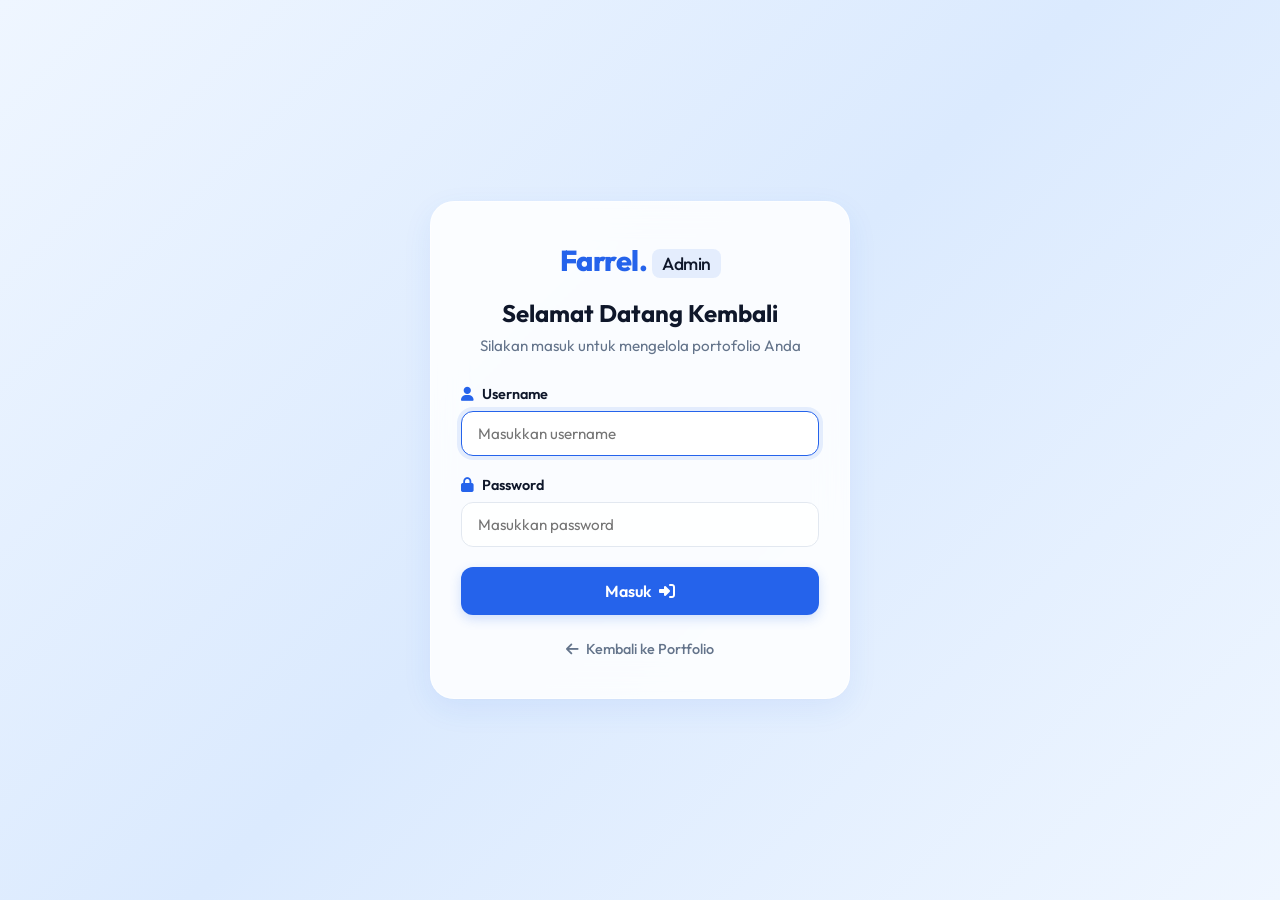
<file: Frontend/admin/akun.html>
<!DOCTYPE html>
<html lang="id">
<head>
    <meta charset="UTF-8">
    <meta name="viewport" content="width=device-width, initial-scale=1.0">
    <title>Profil & Akun - Portofolio</title>
    <!-- Fonts & FontAwesome -->
    <link href="https://fonts.googleapis.com/css2?family=Outfit:wght@300;400;500;600;700&display=swap" rel="stylesheet">
    <link rel="stylesheet" href="https://cdnjs.cloudflare.com/ajax/libs/font-awesome/6.4.0/css/all.min.css" />
    <link rel="stylesheet" href="css/base.css">
    <link rel="stylesheet" href="css/akun.css">
</head>
<body>
    
    <main class="admin-content">
        <div class="content-body">
            <div id="alertContainer"></div>

            <div class="akun-layout">
                <!-- Profile Settings Card -->
                <div class="card profile-card">
                    <div class="card-header">
                        <h3>Pengaturan Profil Portofolio</h3>
                    </div>
                    <div class="card-body">
                        <form id="profileForm">
                            <div class="profile-photo-section">
                                <div class="profile-avatar-preview">
                                    <img src="" id="profilePhotoPreview" alt="Foto Profil" style="display: none;">
                                    <div class="avatar-placeholder" id="avatarPlaceholder"><i class="fas fa-user"></i></div>
                                </div>
                                <div class="photo-controls">
                                    <input type="file" id="profilePhotoInput" accept="image/*" style="display: none;">
                                    <button type="button" class="btn outline small" id="uploadPhotoBtn">
                                        <i class="fas fa-camera"></i> Unggah Foto
                                    </button>
                                    <input type="hidden" id="foto_url">
                                    <p class="help-text">JPG or PNG. Maks 2MB. Diunggah ke Cloudinary.</p>
                                </div>
                            </div>

                            <div class="form-grid">
                                <div class="form-group">
                                    <label for="nama_lengkap">Nama Lengkap</label>
                                    <input type="text" id="nama_lengkap" placeholder="Masukkan nama lengkap Anda" required>
                                </div>
                                <div class="form-group">
                                    <label for="nama_panggilan">Nama Panggilan</label>
                                    <input type="text" id="nama_panggilan" placeholder="Masukkan nama panggilan">
                                </div>
                                <div class="form-group">
                                    <label for="tempat_lahir">Tempat Lahir</label>
                                    <input type="text" id="tempat_lahir" placeholder="Kota Lahir">
                                </div>
                                <div class="form-group">
                                    <label for="tanggal_lahir">Tanggal Lahir</label>
                                    <input type="date" id="tanggal_lahir">
                                </div>
                                <div class="form-group">
                                    <label for="email">Email</label>
                                    <input type="email" id="email" placeholder="example@email.com" required>
                                </div>
                                <div class="form-group">
                                    <label for="telepon">No. Telepon / WA</label>
                                    <input type="text" id="telepon" placeholder="Contoh: 0812345678">
                                </div>
                                <div class="form-group">
                                    <label for="universitas">Universitas</label>
                                    <input type="text" id="universitas" placeholder="Nama Universitas">
                                </div>
                                <div class="form-group">
                                    <label for="fakultas">Fakultas</label>
                                    <input type="text" id="fakultas" placeholder="Fakultas">
                                </div>
                                <div class="form-group">
                                    <label for="prodi">Program Studi</label>
                                    <input type="text" id="prodi" placeholder="Contoh: S1 Sistem Informasi">
                                </div>
                                <div class="form-group">
                                    <label for="semester">Semester</label>
                                    <input type="text" id="semester" placeholder="Contoh: 4">
                                </div>
                            </div>

                            <div class="form-group">
                                <label for="alamat">Alamat Lengkap</label>
                                <textarea id="alamat" placeholder="Tuliskan kota atau alamat domisili saat ini..."></textarea>
                            </div>

                            <button type="submit" class="btn" id="saveProfileBtn">
                                <i class="fas fa-save"></i> Simpan Profil
                            </button>
                        </form>
                    </div>
                </div>

                <!-- Password and Account Settings Card -->
                <div class="card security-card">
                    <div class="card-header">
                        <h3>Keamanan & Kata Sandi</h3>
                    </div>
                    <div class="card-body">
                        <form id="passwordForm">
                            <div class="form-group">
                                <label for="old_password">Kata Sandi Lama</label>
                                <input type="password" id="old_password" placeholder="Masukkan kata sandi lama" required>
                            </div>
                            <div class="form-group">
                                <label for="new_password">Kata Sandi Baru</label>
                                <input type="password" id="new_password" placeholder="Minimal 6 karakter" required>
                            </div>
                            <div class="form-group">
                                <label for="confirm_password">Konfirmasi Kata Sandi Baru</label>
                                <input type="password" id="confirm_password" placeholder="Ulangi kata sandi baru" required>
                            </div>
                            <button type="submit" class="btn outline danger-btn" id="changePasswordBtn">
                                <i class="fas fa-key"></i> Ganti Kata Sandi
                            </button>
                        </form>
                    </div>
                </div>
            </div>
        </div>
    </main>

    <!-- Scripts -->
    <script src="js/api.js"></script>
    <script src="js/base.js"></script>
    <script src="js/akun.js"></script>
</body>
</html>
</file>
<file: Frontend/admin/css/base.css>
:root {
    --primary: #2563eb;
    --primary-light: #eff6ff;
    --primary-hover: #1d4ed8;
    --bg-main: #f8fafc;
    --bg-sidebar: #ffffff;
    --text-main: #0f172a;
    --text-muted: #64748b;
    --border: #e2e8f0;
    --card-bg: #ffffff;
    --shadow-sm: 0 1px 3px rgba(0,0,0,0.05);
    --shadow-md: 0 4px 6px -1px rgba(0,0,0,0.08);
    --success: #10b981;
    --danger: #ef4444;
}

* {
    margin: 0;
    padding: 0;
    box-sizing: border-box;
    font-family: 'Outfit', sans-serif;
}

body {
    background-color: var(--bg-main);
    color: var(--text-main);
    min-height: 100vh;
    display: flex;
    overflow-x: hidden;
}

/* Sidebar Styling */
aside.sidebar {
    width: 260px;
    background: var(--bg-sidebar);
    border-right: 1px solid var(--border);
    display: flex;
    flex-direction: column;
    position: fixed;
    height: 100vh;
    z-index: 100;
    transition: all 0.3s ease;
}

aside.sidebar .logo-section {
    padding: 24px;
    font-size: 1.5rem;
    font-weight: 800;
    color: var(--primary);
    border-bottom: 1px solid var(--border);
}

aside.sidebar .logo-section span {
    color: var(--text-main);
    font-size: 0.9rem;
    font-weight: 500;
    background: var(--primary-light);
    padding: 3px 8px;
    border-radius: 6px;
    margin-left: 5px;
}

aside.sidebar nav.menu {
    flex-grow: 1;
    padding: 20px 12px;
    display: flex;
    flex-direction: column;
    gap: 8px;
}

aside.sidebar nav.menu a {
    display: flex;
    align-items: center;
    gap: 12px;
    padding: 12px 16px;
    color: var(--text-muted);
    text-decoration: none;
    font-weight: 500;
    border-radius: 12px;
    transition: all 0.2s ease;
}

aside.sidebar nav.menu a i {
    font-size: 1.1rem;
    width: 20px;
}

aside.sidebar nav.menu a:hover {
    color: var(--primary);
    background: var(--primary-light);
}

aside.sidebar nav.menu a.active {
    color: var(--primary);
    background: var(--primary-light);
    font-weight: 600;
}

aside.sidebar .logout-section {
    padding: 20px 12px;
    border-top: 1px solid var(--border);
}

aside.sidebar .logout-btn {
    width: 100%;
    padding: 12px 16px;
    background: none;
    border: none;
    color: var(--danger);
    font-weight: 500;
    display: flex;
    align-items: center;
    gap: 12px;
    border-radius: 12px;
    cursor: pointer;
    transition: all 0.2s ease;
}

aside.sidebar .logout-btn:hover {
    background: rgba(239, 68, 68, 0.05);
}

/* Main Content Area */
main.admin-content {
    margin-left: 260px;
    flex-grow: 1;
    min-height: 100vh;
    display: flex;
    flex-direction: column;
    width: calc(100% - 260px);
}

/* Top Header */
header.admin-header {
    background: var(--bg-sidebar);
    border-bottom: 1px solid var(--border);
    padding: 16px 30px;
    display: flex;
    justify-content: space-between;
    align-items: center;
    position: sticky;
    top: 0;
    z-index: 90;
}

header.admin-header h1 {
    font-size: 1.3rem;
    font-weight: 700;
}

.user-profile-header {
    display: flex;
    align-items: center;
    gap: 10px;
}

.user-profile-header .avatar {
    width: 36px;
    height: 36px;
    border-radius: 50%;
    background: var(--primary-light);
    color: var(--primary);
    display: flex;
    align-items: center;
    justify-content: center;
    font-weight: 700;
}

.user-profile-header .info {
    text-align: left;
}

.user-profile-header .info .name {
    font-size: 0.9rem;
    font-weight: 600;
    color: var(--text-main);
}

.user-profile-header .info .role {
    font-size: 0.75rem;
    color: var(--text-muted);
}

/* Content Container */
.content-body {
    padding: 30px;
    flex-grow: 1;
}

/* Alerts */
.alert {
    padding: 12px 20px;
    border-radius: 12px;
    margin-bottom: 20px;
    font-size: 0.9rem;
    display: flex;
    align-items: center;
    gap: 10px;
}

.alert-success {
    background: rgba(16, 185, 129, 0.1);
    color: var(--success);
    border: 1px solid rgba(16, 185, 129, 0.2);
}

.alert-danger {
    background: rgba(239, 68, 68, 0.1);
    color: var(--danger);
    border: 1px solid rgba(239, 68, 68, 0.2);
}

/* Loader Overlay */
.loader-overlay {
    position: fixed;
    top: 0;
    left: 0;
    width: 100vw;
    height: 100vh;
    background: rgba(255,255,255,0.8);
    display: flex;
    justify-content: center;
    align-items: center;
    z-index: 10000;
}

.loader-overlay i {
    font-size: 3rem;
    color: var(--primary);
}

/* Responsive sidebar */
@media (max-width: 992px) {
    aside.sidebar {
        transform: translateX(-100%);
    }
    aside.sidebar.active {
        transform: translateX(0);
    }
    main.admin-content {
        margin-left: 0;
        width: 100%;
    }
}
</file>
<file: Frontend/admin/css/akun.css>
.akun-layout {
    display: grid;
    grid-template-columns: 2fr 1fr;
    gap: 30px;
    align-items: start;
}

@media (max-width: 992px) {
    .akun-layout {
        grid-template-columns: 1fr;
    }
}

.card {
    background: var(--card-bg);
    border: 1px solid var(--border);
    border-radius: 20px;
    box-shadow: var(--shadow-sm);
}

.card-header {
    padding: 20px 24px;
    border-bottom: 1px solid var(--border);
}

.card-header h3 {
    font-size: 1.1rem;
    font-weight: 700;
}

.card-body {
    padding: 24px;
}

/* Photo Section */
.profile-photo-section {
    display: flex;
    align-items: center;
    gap: 20px;
    margin-bottom: 30px;
    padding-bottom: 20px;
    border-bottom: 1px solid var(--border);
}

.profile-avatar-preview {
    width: 90px;
    height: 90px;
    border-radius: 50%;
    overflow: hidden;
    background: var(--bg-main);
    border: 2.5px solid var(--primary-light);
    display: flex;
    align-items: center;
    justify-content: center;
    position: relative;
    box-shadow: var(--shadow-sm);
}

.profile-avatar-preview img {
    width: 100%;
    height: 100%;
    object-fit: cover;
}

.avatar-placeholder {
    font-size: 2.5rem;
    color: var(--text-muted);
}

.photo-controls {
    display: flex;
    flex-direction: column;
    gap: 6px;
}

.photo-controls .help-text {
    font-size: 0.75rem;
    color: var(--text-muted);
}

.btn.outline.small {
    padding: 8px 16px;
    font-size: 0.85rem;
}

/* Form Grid */
.form-grid {
    display: grid;
    grid-template-columns: 1fr 1fr;
    gap: 15px;
}

@media (max-width: 576px) {
    .form-grid {
        grid-template-columns: 1fr;
    }
}

.form-group {
    margin-bottom: 20px;
}

.form-group.full-width {
    grid-column: span 2;
}

.form-group label {
    display: block;
    font-size: 0.85rem;
    font-weight: 600;
    margin-bottom: 8px;
    color: var(--text-main);
}

.form-group input,
.form-group textarea {
    width: 100%;
    padding: 12px 16px;
    border: 1.5px solid var(--border);
    border-radius: 12px;
    outline: none;
    font-size: 0.95rem;
    background-color: var(--bg-main);
    transition: all 0.2s ease;
}

.form-group textarea {
    min-height: 80px;
    resize: vertical;
}

.form-group input:focus,
.form-group textarea:focus {
    border-color: var(--primary);
    background-color: #ffffff;
    box-shadow: 0 0 0 4px rgba(37, 99, 235, 0.1);
}

.btn {
    width: auto;
    padding: 12px 24px;
    background: var(--primary);
    color: white;
    border: none;
    border-radius: 12px;
    font-size: 0.95rem;
    font-weight: 600;
    cursor: pointer;
    transition: all 0.2s ease;
    display: inline-flex;
    justify-content: center;
    align-items: center;
    gap: 8px;
}

.btn:hover {
    background: var(--primary-hover);
    transform: translateY(-1px);
}

.btn.outline {
    background: transparent;
    color: var(--primary);
    border: 1.5px solid var(--primary);
    box-shadow: none;
}

.btn.outline:hover {
    background: var(--primary-light);
}

.btn.outline.danger-btn {
    color: var(--danger);
    border-color: var(--danger);
}

.btn.outline.danger-btn:hover {
    background: rgba(239, 68, 68, 0.05);
}

.security-card form {
    display: flex;
    flex-direction: column;
}

.security-card .btn {
    align-self: flex-start;
}
</file>
<file: Frontend/admin/css/dashboard.css>
.welcome-box {
    background: linear-gradient(135deg, #2563eb 0%, #1d4ed8 100%);
    color: white;
    padding: 30px;
    border-radius: 20px;
    margin-bottom: 30px;
    box-shadow: 0 10px 25px rgba(37,99,235,0.15);
}

.welcome-box h2 {
    font-size: 1.6rem;
    font-weight: 700;
    margin-bottom: 8px;
}

.welcome-box p {
    font-size: 0.95rem;
    opacity: 0.9;
    max-width: 600px;
    line-height: 1.5;
}

/* Stats Grid */
.stats-grid {
    display: grid;
    grid-template-columns: repeat(auto-fit, minmax(240px, 1fr));
    gap: 20px;
    margin-bottom: 30px;
}

.stat-card {
    background: var(--card-bg);
    border: 1px solid var(--border);
    border-radius: 20px;
    padding: 24px;
    display: flex;
    align-items: center;
    gap: 20px;
    box-shadow: var(--shadow-sm);
    transition: transform 0.3s ease, box-shadow 0.3s ease;
}

.stat-card:hover {
    transform: translateY(-2px);
    box-shadow: var(--shadow-md);
}

.stat-icon {
    width: 60px;
    height: 60px;
    border-radius: 16px;
    display: flex;
    align-items: center;
    justify-content: center;
    font-size: 1.5rem;
}

.icon-blue {
    background: #eff6ff;
    color: #2563eb;
}

.icon-green {
    background: #ecfdf5;
    color: #10b981;
}

.icon-purple {
    background: #faf5ff;
    color: #a855f7;
}

.stat-info h3 {
    font-size: 0.95rem;
    color: var(--text-muted);
    font-weight: 500;
    margin-bottom: 4px;
}

.stat-info p.count {
    font-size: 1.8rem;
    font-weight: 700;
    color: var(--text-main);
    line-height: 1;
}

/* Dashboard Details Layout */
.dashboard-details {
    display: grid;
    grid-template-columns: 2fr 1fr;
    gap: 30px;
}

@media (max-width: 992px) {
    .dashboard-details {
        grid-template-columns: 1fr;
    }
}

.details-card {
    background: var(--card-bg);
    border: 1px solid var(--border);
    border-radius: 20px;
    box-shadow: var(--shadow-sm);
    display: flex;
    flex-direction: column;
}

.details-card .card-header {
    padding: 20px 24px;
    border-bottom: 1px solid var(--border);
    display: flex;
    justify-content: space-between;
    align-items: center;
}

.details-card .card-header h3 {
    font-size: 1.1rem;
    font-weight: 700;
}

.details-card .card-header i {
    color: var(--text-muted);
}

.details-card .card-body {
    padding: 24px;
    flex-grow: 1;
}

/* Quick Actions */
.quick-actions-body {
    display: flex;
    flex-direction: column;
    gap: 12px;
}

.quick-btn {
    display: flex;
    align-items: center;
    justify-content: center;
    gap: 8px;
    padding: 12px;
    background: var(--primary);
    color: white;
    text-decoration: none;
    border-radius: 12px;
    font-weight: 600;
    font-size: 0.9rem;
    transition: all 0.2s ease;
    border: 1.5px solid transparent;
}

.quick-btn:hover {
    background: var(--primary-hover);
    transform: translateY(-1px);
}

.quick-btn.outline {
    background: transparent;
    color: var(--primary);
    border-color: var(--primary);
}

.quick-btn.outline:hover {
    background: var(--primary-light);
}

/* Timeline */
.activity-timeline {
    position: relative;
    padding-left: 20px;
}

.activity-timeline::before {
    content: '';
    position: absolute;
    left: 0;
    top: 5px;
    bottom: 5px;
    width: 2px;
    background: var(--border);
}

.timeline-event {
    position: relative;
    padding-bottom: 20px;
}

.timeline-event:last-child {
    padding-bottom: 0;
}

.timeline-event::before {
    content: '';
    position: absolute;
    left: -24px;
    top: 6px;
    width: 10px;
    height: 10px;
    border-radius: 50%;
    border: 2px solid var(--card-bg);
}

.timeline-event.type-experience::before {
    background: #a855f7;
    box-shadow: 0 0 0 2px rgba(168, 85, 247, 0.2);
}

.timeline-event.type-project::before {
    background: #10b981;
    box-shadow: 0 0 0 2px rgba(16, 185, 129, 0.2);
}

.timeline-event .event-time {
    font-size: 0.75rem;
    color: var(--text-muted);
    margin-bottom: 4px;
}

.timeline-event .event-title {
    font-size: 0.95rem;
    font-weight: 600;
    color: var(--text-main);
}

.timeline-event .event-desc {
    font-size: 0.85rem;
    color: var(--text-muted);
    margin-top: 2px;
}

.empty-state {
    color: var(--text-muted);
    font-size: 0.9rem;
    text-align: center;
    font-style: italic;
    padding: 20px 0;
}
</file>
<file: Frontend/admin/css/experience.css>
.exp-layout {
    display: grid;
    grid-template-columns: 1fr 1.5fr;
    gap: 30px;
    align-items: start;
}

@media (max-width: 992px) {
    .exp-layout {
        grid-template-columns: 1fr;
    }
}

.card {
    background: var(--card-bg);
    border: 1px solid var(--border);
    border-radius: 20px;
    box-shadow: var(--shadow-sm);
}

.card-header {
    padding: 20px 24px;
    border-bottom: 1px solid var(--border);
}

.card-header h3 {
    font-size: 1.1rem;
    font-weight: 700;
}

.card-body {
    padding: 24px;
}

/* Forms */
.form-group {
    margin-bottom: 20px;
}

.form-group label {
    display: block;
    font-size: 0.9rem;
    font-weight: 600;
    margin-bottom: 8px;
    color: var(--text-main);
}

.form-group input,
.form-group textarea {
    width: 100%;
    padding: 12px 16px;
    border: 1.5px solid var(--border);
    border-radius: 12px;
    outline: none;
    font-size: 0.95rem;
    background-color: var(--bg-main);
    transition: all 0.2s ease;
}

.form-group textarea {
    min-height: 120px;
    resize: vertical;
}

.form-group input:focus,
.form-group textarea:focus {
    border-color: var(--primary);
    background-color: #ffffff;
    box-shadow: 0 0 0 4px rgba(37, 99, 235, 0.1);
}

.form-actions {
    display: flex;
    gap: 12px;
}

.form-actions .btn {
    flex-grow: 1;
}

.btn {
    padding: 12px;
    background: var(--primary);
    color: white;
    border: none;
    border-radius: 12px;
    font-size: 0.95rem;
    font-weight: 600;
    cursor: pointer;
    transition: all 0.2s ease;
    display: flex;
    justify-content: center;
    align-items: center;
    gap: 8px;
}

.btn:hover {
    background: var(--primary-hover);
    transform: translateY(-1px);
}

.btn.outline {
    background: transparent;
    color: var(--text-muted);
    border: 1.5px solid var(--border);
    box-shadow: none;
}

.btn.outline:hover {
    background: var(--bg-main);
    color: var(--text-main);
}

/* Timeline Layout */
.exp-timeline {
    position: relative;
    padding-left: 24px;
}

.exp-timeline::before {
    content: '';
    position: absolute;
    left: 0;
    top: 5px;
    bottom: 5px;
    width: 2px;
    background: var(--border);
}

.exp-item {
    position: relative;
    padding-bottom: 24px;
}

.exp-item:last-child {
    padding-bottom: 0;
}

.exp-item::before {
    content: '';
    position: absolute;
    left: -29px;
    top: 6px;
    width: 10px;
    height: 10px;
    border-radius: 50%;
    background: var(--primary);
    border: 2px solid var(--card-bg);
    box-shadow: 0 0 0 2px rgba(37, 99, 235, 0.2);
    z-index: 2;
}

.exp-header {
    display: flex;
    justify-content: space-between;
    align-items: flex-start;
    gap: 15px;
    margin-bottom: 6px;
}

.exp-title-info h4 {
    font-size: 1rem;
    font-weight: 700;
    color: var(--text-main);
}

.exp-title-info .company {
    font-size: 0.85rem;
    color: var(--primary);
    font-weight: 600;
}

.exp-date {
    font-size: 0.8rem;
    color: var(--text-muted);
    background-color: var(--bg-main);
    padding: 3px 10px;
    border-radius: 20px;
    font-weight: 500;
}

.exp-body {
    font-size: 0.85rem;
    color: var(--text-muted);
    line-height: 1.5;
    margin-bottom: 12px;
}

.exp-actions {
    display: flex;
    gap: 8px;
}

.btn-icon {
    background: none;
    border: none;
    cursor: pointer;
    font-size: 0.95rem;
    padding: 6px 10px;
    border-radius: 8px;
    border: 1px solid var(--border);
    transition: all 0.2s ease;
    display: inline-flex;
    align-items: center;
    gap: 4px;
}

.btn-icon.edit {
    color: #d97706;
}

.btn-icon.edit:hover {
    background-color: #fffbeb;
    border-color: #f59e0b;
}

.btn-icon.delete {
    color: var(--danger);
}

.btn-icon.delete:hover {
    background-color: #fef2f2;
    border-color: var(--danger);
}
</file>
<file: Frontend/admin/css/login.css>
:root {
    --primary: #2563eb;
    --primary-hover: #1d4ed8;
    --background: #f8fafc;
    --text-main: #0f172a;
    --text-muted: #64748b;
    --card-bg: rgba(255, 255, 255, 0.85);
    --border: #e2e8f0;
    --danger: #ef4444;
}

* {
    margin: 0;
    padding: 0;
    box-sizing: border-box;
    font-family: 'Outfit', sans-serif;
}

body {
    background: linear-gradient(135deg, #eff6ff 0%, #dbeafe 50%, #eff6ff 100%);
    min-height: 100vh;
    display: flex;
    justify-content: center;
    align-items: center;
    padding: 20px;
    overflow-x: hidden;
}

.login-container {
    width: 100%;
    max-width: 420px;
    animation: fadeInUp 0.6s cubic-bezier(0.16, 1, 0.3, 1) forwards;
}

.login-card {
    background: var(--card-bg);
    backdrop-filter: blur(16px);
    -webkit-backdrop-filter: blur(16px);
    border: 1px solid rgba(255, 255, 255, 0.6);
    border-radius: 24px;
    padding: 40px 30px;
    box-shadow: 0 10px 30px rgba(37, 99, 235, 0.08), 0 1px 3px rgba(0, 0, 0, 0.02);
    text-align: center;
}

.logo {
    font-size: 1.8rem;
    font-weight: 800;
    color: var(--primary);
    margin-bottom: 20px;
    letter-spacing: -0.5px;
}

.logo span {
    color: var(--text-main);
    font-weight: 500;
    font-size: 1.1rem;
    background: rgba(37, 99, 235, 0.1);
    padding: 3px 10px;
    border-radius: 8px;
    margin-left: 5px;
    vertical-align: middle;
}

h2 {
    color: var(--text-main);
    font-size: 1.5rem;
    font-weight: 700;
    margin-bottom: 8px;
}

.login-card > p {
    color: var(--text-muted);
    font-size: 0.95rem;
    margin-bottom: 30px;
}

.input-group {
    text-align: left;
    margin-bottom: 20px;
}

.input-group label {
    display: block;
    color: var(--text-main);
    font-size: 0.9rem;
    font-weight: 600;
    margin-bottom: 8px;
}

.input-group label i {
    color: var(--primary);
    margin-right: 5px;
}

.input-group input {
    width: 100%;
    padding: 12px 16px;
    border: 1.5px solid var(--border);
    border-radius: 12px;
    font-size: 0.95rem;
    color: var(--text-main);
    background: rgba(255, 255, 255, 0.8);
    outline: none;
    transition: all 0.3s ease;
}

.input-group input:focus {
    border-color: var(--primary);
    background: #fff;
    box-shadow: 0 0 0 4px rgba(37, 99, 235, 0.1);
}

.error-msg {
    background: rgba(239, 68, 68, 0.1);
    border: 1px solid rgba(239, 68, 68, 0.2);
    color: var(--danger);
    padding: 10px 15px;
    border-radius: 12px;
    font-size: 0.85rem;
    margin-bottom: 20px;
    text-align: left;
    display: flex;
    align-items: center;
    gap: 8px;
    animation: shake 0.4s ease;
}

.btn-login {
    width: 100%;
    padding: 14px;
    background: var(--primary);
    color: #fff;
    border: none;
    border-radius: 12px;
    font-size: 1rem;
    font-weight: 600;
    cursor: pointer;
    transition: all 0.3s ease;
    display: flex;
    justify-content: center;
    align-items: center;
    gap: 8px;
    box-shadow: 0 4px 12px rgba(37, 99, 235, 0.2);
}

.btn-login:hover {
    background: var(--primary-hover);
    transform: translateY(-1px);
    box-shadow: 0 6px 16px rgba(37, 99, 235, 0.3);
}

.btn-login:active {
    transform: translateY(0);
}

.back-home {
    display: inline-block;
    margin-top: 25px;
    color: var(--text-muted);
    text-decoration: none;
    font-size: 0.9rem;
    font-weight: 500;
    transition: color 0.3s ease;
}

.back-home:hover {
    color: var(--primary);
}

.back-home i {
    margin-right: 4px;
    transition: transform 0.3s ease;
}

.back-home:hover i {
    transform: translateX(-3px);
}

@keyframes fadeInUp {
    from {
        opacity: 0;
        transform: translateY(20px);
    }
    to {
        opacity: 1;
        transform: translateY(0);
    }
}

@keyframes shake {
    0%, 100% { transform: translateX(0); }
    25% { transform: translateX(-4px); }
    75% { transform: translateX(4px); }
}
</file>
<file: Frontend/admin/css/projects.css>
.projects-actions {
    margin-bottom: 24px;
    display: flex;
    justify-content: flex-end;
}

.projects-admin-grid {
    display: grid;
    grid-template-columns: repeat(auto-fit, minmax(300px, 1fr));
    gap: 24px;
}

.project-card {
    background: var(--card-bg);
    border: 1px solid var(--border);
    border-radius: 16px;
    overflow: hidden;
    box-shadow: var(--shadow-sm);
    display: flex;
    flex-direction: column;
    transition: transform 0.2s ease, box-shadow 0.2s ease;
}

.project-card:hover {
    transform: translateY(-2px);
    box-shadow: var(--shadow-md);
}

.project-thumbnail {
    height: 180px;
    width: 100%;
    overflow: hidden;
    background-color: var(--bg-main);
    display: flex;
    align-items: center;
    justify-content: center;
    border-bottom: 1px solid var(--border);
    position: relative;
}

.project-thumbnail img {
    width: 100%;
    height: 100%;
    object-fit: cover;
}

.project-thumbnail .no-img {
    font-size: 2.5rem;
    color: var(--text-muted);
}

.project-details {
    padding: 20px;
    flex-grow: 1;
    display: flex;
    flex-direction: column;
}

.project-details h4 {
    font-size: 1.1rem;
    font-weight: 700;
    color: var(--text-main);
    margin-bottom: 8px;
}

.project-details p {
    font-size: 0.85rem;
    color: var(--text-muted);
    line-height: 1.5;
    margin-bottom: 16px;
    display: -webkit-box;
    -webkit-line-clamp: 3;
    -webkit-box-orient: vertical;
    overflow: hidden;
}

.project-link-badge {
    font-size: 0.8rem;
    color: var(--primary);
    text-decoration: none;
    font-weight: 600;
    display: inline-flex;
    align-items: center;
    gap: 4px;
    margin-top: auto;
    margin-bottom: 16px;
}

.project-link-badge:hover {
    text-decoration: underline;
}

.project-actions-footer {
    display: flex;
    justify-content: flex-end;
    gap: 10px;
    padding-top: 15px;
    border-top: 1px solid var(--border);
}

.btn-icon {
    padding: 8px 12px;
    border: 1px solid var(--border);
    border-radius: 8px;
    background: white;
    cursor: pointer;
    font-size: 0.85rem;
    font-weight: 500;
    display: inline-flex;
    align-items: center;
    gap: 6px;
    transition: all 0.2s ease;
}

.btn-icon.edit {
    color: #d97706;
}

.btn-icon.edit:hover {
    background-color: #fffbeb;
    border-color: #f59e0b;
}

.btn-icon.delete {
    color: var(--danger);
}

.btn-icon.delete:hover {
    background-color: #fef2f2;
    border-color: var(--danger);
}

/* Modal Styling */
.modal-overlay {
    position: fixed;
    top: 0;
    left: 0;
    width: 100%;
    height: 100%;
    background: rgba(15, 23, 42, 0.4);
    backdrop-filter: blur(4px);
    z-index: 1000;
    display: flex;
    justify-content: center;
    align-items: center;
    padding: 20px;
}

.modal-card {
    background: white;
    border-radius: 20px;
    width: 100%;
    max-width: 500px;
    box-shadow: 0 20px 25px -5px rgba(0,0,0,0.1), 0 10px 10px -5px rgba(0,0,0,0.04);
    overflow: hidden;
    animation: scaleIn 0.3s cubic-bezier(0.16, 1, 0.3, 1) forwards;
}

.modal-header {
    padding: 20px 24px;
    border-bottom: 1px solid var(--border);
    display: flex;
    justify-content: space-between;
    align-items: center;
}

.modal-header h3 {
    font-size: 1.15rem;
    font-weight: 700;
}

.modal-header .close-btn {
    background: none;
    border: none;
    font-size: 1.5rem;
    color: var(--text-muted);
    cursor: pointer;
}

.modal-header .close-btn:hover {
    color: var(--text-main);
}

.modal-body {
    padding: 24px;
    max-height: calc(100vh - 180px);
    overflow-y: auto;
}

.form-group {
    margin-bottom: 18px;
}

.form-group label {
    display: block;
    font-size: 0.85rem;
    font-weight: 600;
    margin-bottom: 8px;
    color: var(--text-main);
}

.form-group input,
.form-group textarea {
    width: 100%;
    padding: 12px 16px;
    border: 1.5px solid var(--border);
    border-radius: 12px;
    outline: none;
    font-size: 0.95rem;
    background-color: var(--bg-main);
    transition: all 0.2s ease;
}

.form-group textarea {
    min-height: 100px;
    resize: vertical;
}

.form-group input:focus,
.form-group textarea:focus {
    border-color: var(--primary);
    background-color: #ffffff;
    box-shadow: 0 0 0 4px rgba(37, 99, 235, 0.1);
}

.image-upload-wrapper {
    display: flex;
    align-items: center;
    gap: 12px;
    margin-bottom: 10px;
}

.file-name {
    font-size: 0.85rem;
    color: var(--text-muted);
    overflow: hidden;
    text-overflow: ellipsis;
    white-space: nowrap;
}

.btn.outline {
    background: transparent;
    color: var(--primary);
    border: 1.5px solid var(--primary);
    box-shadow: none;
}

.btn.outline:hover {
    background-color: var(--primary-light);
}

.image-preview-box {
    position: relative;
    width: 100%;
    height: 160px;
    border-radius: 12px;
    overflow: hidden;
    border: 1.5px solid var(--border);
}

.image-preview-box img {
    width: 100%;
    height: 100%;
    object-fit: cover;
}

.remove-img-btn {
    position: absolute;
    top: 8px;
    right: 8px;
    width: 28px;
    height: 28px;
    border-radius: 50%;
    background: rgba(15, 23, 42, 0.6);
    color: white;
    border: none;
    cursor: pointer;
    font-size: 1.2rem;
    display: flex;
    align-items: center;
    justify-content: center;
    transition: background 0.2s ease;
}

.remove-img-btn:hover {
    background: rgba(239, 68, 68, 0.8);
}

.form-actions {
    display: flex;
    justify-content: flex-end;
    gap: 12px;
    margin-top: 24px;
}

.form-actions .btn {
    width: auto;
    padding: 12px 24px;
}

@keyframes scaleIn {
    from {
        opacity: 0;
        transform: scale(0.95);
    }
    to {
        opacity: 1;
        transform: scale(1);
    }
}
</file>
<file: Frontend/admin/css/skills.css>
.skills-layout {
    display: grid;
    grid-template-columns: 1fr 2fr;
    gap: 30px;
    align-items: start;
}

@media (max-width: 992px) {
    .skills-layout {
        grid-template-columns: 1fr;
    }
}

.card {
    background: var(--card-bg);
    border: 1px solid var(--border);
    border-radius: 20px;
    box-shadow: var(--shadow-sm);
}

.card-header {
    padding: 20px 24px;
    border-bottom: 1px solid var(--border);
}

.card-header h3 {
    font-size: 1.1rem;
    font-weight: 700;
}

.card-body {
    padding: 24px;
}

/* Forms */
.form-group {
    margin-bottom: 20px;
}

.form-group label {
    display: block;
    font-size: 0.9rem;
    font-weight: 600;
    margin-bottom: 8px;
    color: var(--text-main);
}

.form-group input,
.form-group select {
    width: 100%;
    padding: 12px 16px;
    border: 1.5px solid var(--border);
    border-radius: 12px;
    outline: none;
    font-size: 0.95rem;
    background-color: var(--bg-main);
    transition: all 0.2s ease;
}

.form-group input:focus,
.form-group select:focus {
    border-color: var(--primary);
    background-color: #ffffff;
    box-shadow: 0 0 0 4px rgba(37, 99, 235, 0.1);
}

/* Table styling */
.skills-table-container {
    overflow-x: auto;
}

.admin-table {
    width: 100%;
    border-collapse: collapse;
    text-align: left;
}

.admin-table th,
.admin-table td {
    padding: 16px 20px;
    border-bottom: 1px solid var(--border);
    font-size: 0.95rem;
}

.admin-table th {
    font-weight: 600;
    color: var(--text-muted);
    background-color: var(--bg-main);
}

.admin-table tbody tr:hover {
    background-color: rgba(37, 99, 235, 0.02);
}

.admin-table td i {
    font-size: 1.25rem;
    color: var(--primary);
}

.btn-delete {
    background: none;
    border: none;
    color: var(--danger);
    cursor: pointer;
    font-size: 1.1rem;
    padding: 6px;
    border-radius: 8px;
    transition: all 0.2s ease;
}

.btn-delete:hover {
    background: rgba(239, 68, 68, 0.1);
}

.btn {
    width: 100%;
    padding: 12px;
    background: var(--primary);
    color: white;
    border: none;
    border-radius: 12px;
    font-size: 0.95rem;
    font-weight: 600;
    cursor: pointer;
    transition: all 0.2s ease;
    display: flex;
    justify-content: center;
    align-items: center;
    gap: 8px;
}

.btn:hover {
    background: var(--primary-hover);
    transform: translateY(-1px);
}
</file>
